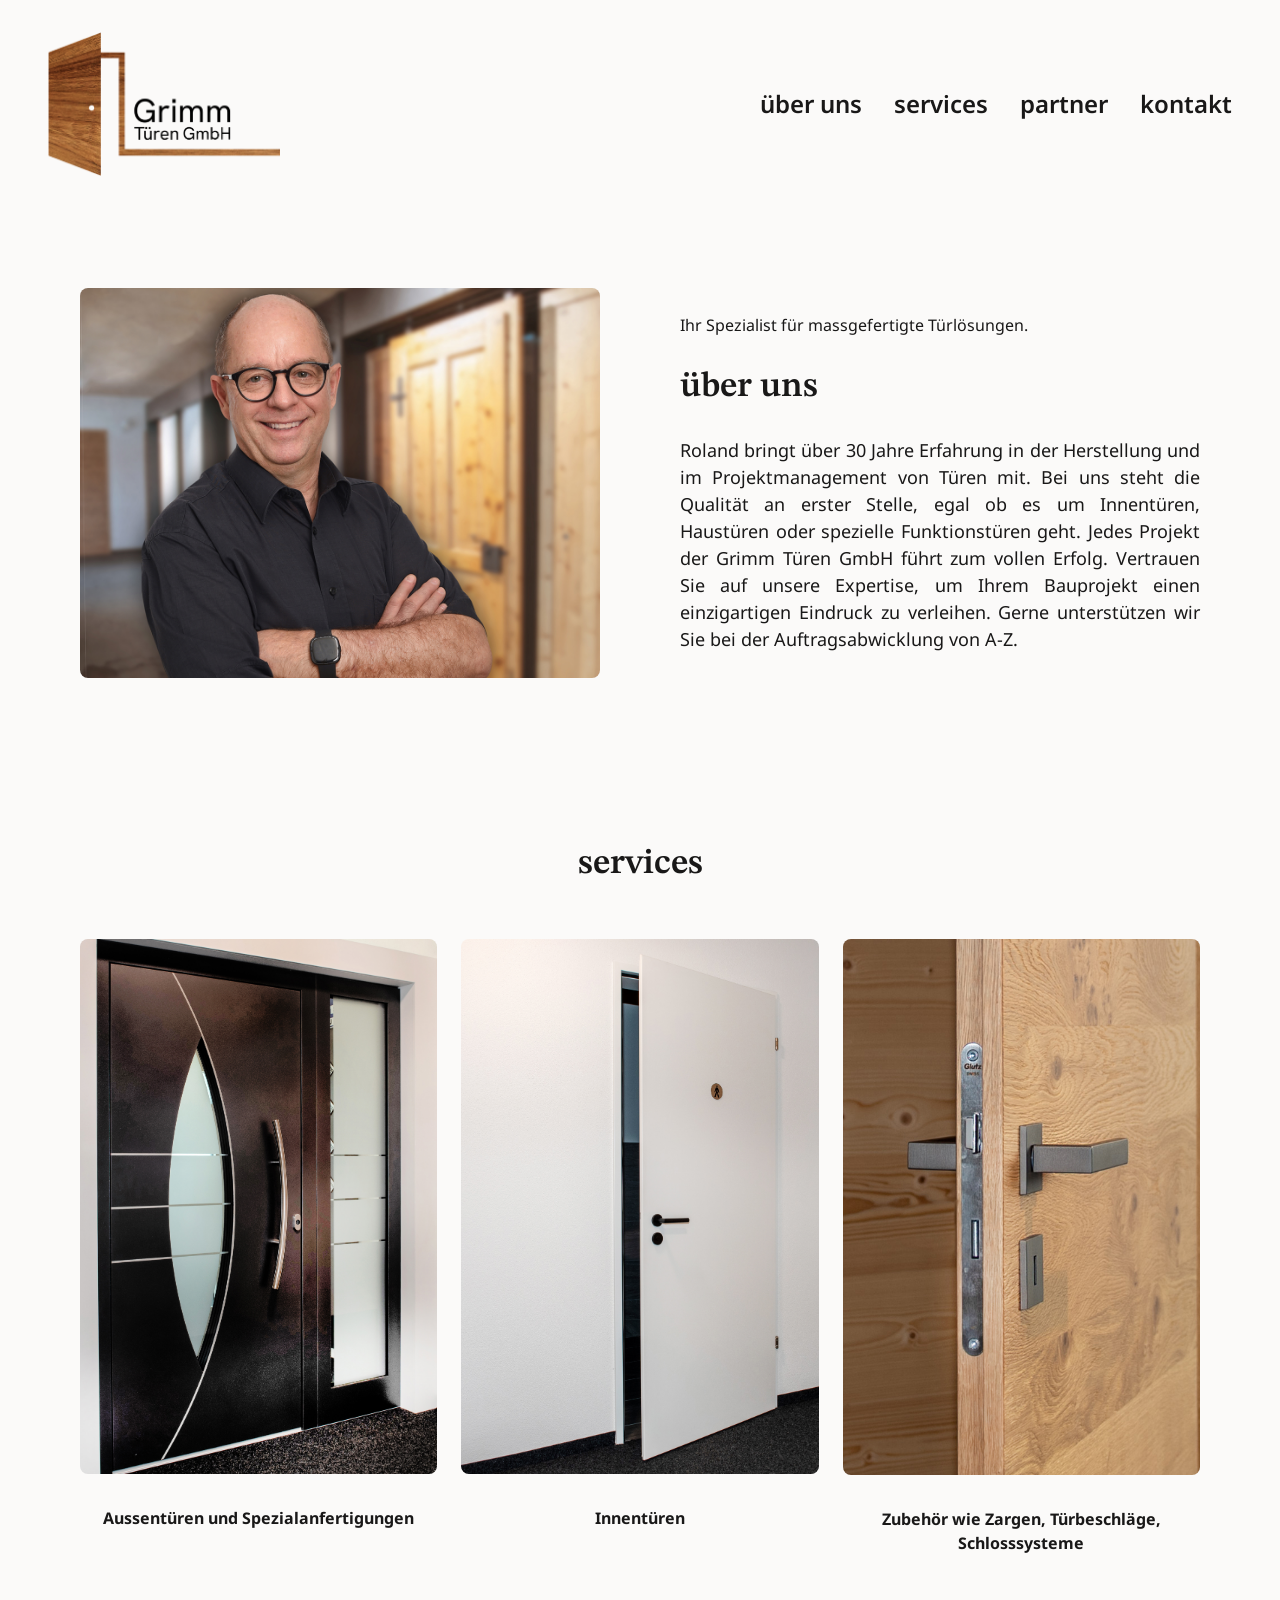
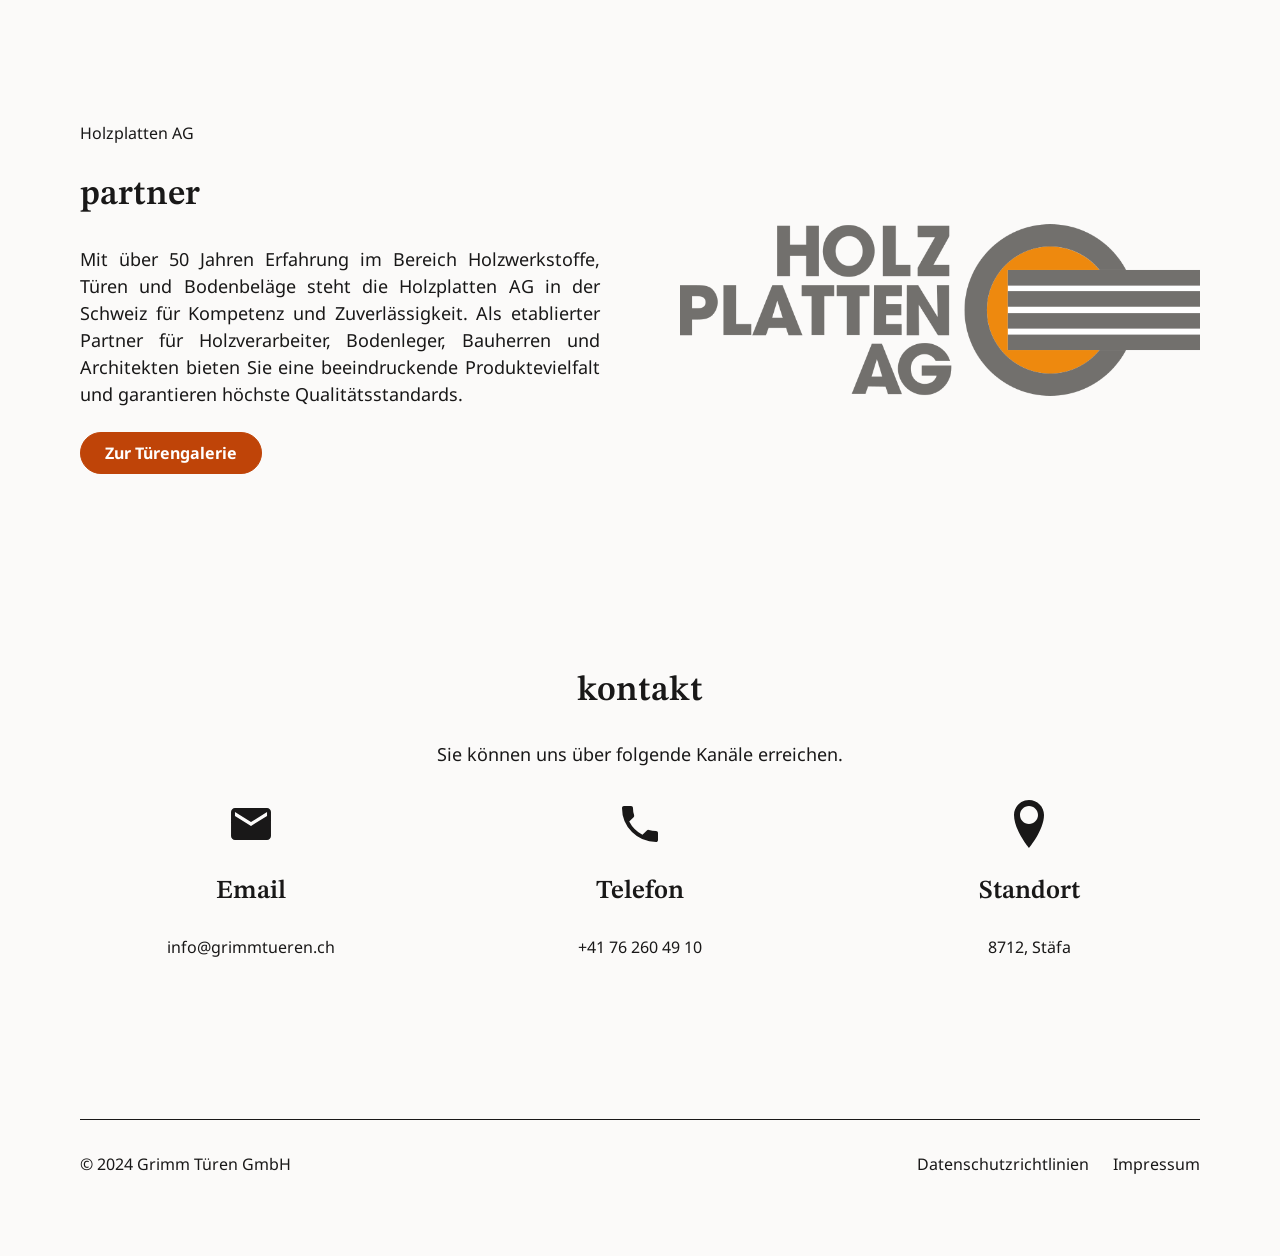
<file: index.html>
<!DOCTYPE html>
<html lang="de">

<head>
    <title>Grimm Türen GmbH</title>
    <meta property="og:title" content="Grimm Türen GmbH" />
    <meta name="viewport" content="width=device-width, initial-scale=1.0" />
    <meta name="description"
        content="Grimm Türen GmbH ist Ihr Spezialist für individuelle Türenlösungen am Zürichsee." />
    <meta charset="utf-8" />

    <style data-tag="reset-style-sheet">
        html {
            line-height: 1.15;
        }

        body {
            margin: 0;
        }

        * {
            box-sizing: border-box;
            border-width: 0;
            border-style: solid;
        }

        p,
        li,
        ul,
        pre,
        div,
        h1,
        h2,
        h3,
        h4,
        h5,
        h6,
        figure,
        blockquote,
        figcaption {
            margin: 0;
            padding: 0;
        }

        button {
            background-color: transparent;
        }

        button,
        input,
        optgroup,
        select,
        textarea {
            font-family: inherit;
            font-size: 100%;
            line-height: 1.15;
            margin: 0;
        }

        button,
        select {
            text-transform: none;
        }

        button,
        [type="button"],
        [type="reset"],
        [type="submit"] {
            -webkit-appearance: button;
        }

        button::-moz-focus-inner,
        [type="button"]::-moz-focus-inner,
        [type="reset"]::-moz-focus-inner,
        [type="submit"]::-moz-focus-inner {
            border-style: none;
            padding: 0;
        }

        button:-moz-focus,
        [type="button"]:-moz-focus,
        [type="reset"]:-moz-focus,
        [type="submit"]:-moz-focus {
            outline: 1px dotted ButtonText;
        }

        a {
            color: inherit;
            text-decoration: inherit;
        }

        input {
            padding: 2px 4px;
        }

        img {
            display: block;
        }

        html {
            scroll-behavior: smooth
        }
    </style>
    <style data-tag="default-style-sheet">
        html {
            font-family: Inter;
            font-size: 16px;
        }

        body {
            font-weight: 400;
            font-style: normal;
            text-decoration: none;
            text-transform: none;
            letter-spacing: normal;
            line-height: 1.15;
            color: var(--dl-color-theme-neutral-dark);
            background-color: var(--dl-color-theme-neutral-light);

            fill: var(--dl-color-theme-neutral-dark);
        }
    </style>

    <link rel="stylesheet"
        href="https://fonts.googleapis.com/css2?family=Inter:wght@100;200;300;400;500;600;700;800;900&amp;display=swap"
        data-tag="font" />
    <link rel="stylesheet"
        href="https://fonts.googleapis.com/css2?family=Noto+Sans:ital,wght@0,100;0,200;0,300;0,400;0,500;0,600;0,700;0,800;0,900;1,100;1,200;1,300;1,400;1,500;1,600;1,700;1,800;1,900&amp;display=swap"
        data-tag="font" />
    <link rel="stylesheet"
        href="https://fonts.googleapis.com/css2?family=STIX+Two+Text:ital,wght@0,400;0,500;0,600;0,700;1,400;1,500;1,600;1,700&amp;display=swap"
        data-tag="font" />
</head>

<body>
    <link rel="stylesheet" href="./style.css" />
    <div>
        <link href="./index.css" rel="stylesheet" />

        <div class="home-container">
            <header class="navigation-container thq-section-max-width">
                <header data-thq="thq-navbar" class="navigation-navbar-interactive">
                    <a href="index.html" class="navigation-navlink">
                        <img alt="Grimm Türen GmbH Logo" src="images/Logo-Grimm-Tueren.png" class="navigation-image1" />
                    </a>
                    <div data-thq="thq-navbar-nav" class="navigation-desktop-menu">
                        <nav class="navigation-links">
                            <a href="index.html#aboutUsID" class="navigation-link2 thq-link thq-body-small">
                                <span>über uns</span>
                            </a>
                            <a href="index.html#servicesID" class="navigation-link3 thq-link thq-body-small">
                                <span>services</span>
                            </a>
                            <a href="index.html#partnerID" class="navigation-link4 thq-link thq-body-small">
                                <span>partner</span>
                            </a>
                            <a href="index.html#contactID" class="navigation-link41 thq-link thq-body-small">
                                <span>kontakt</span>
                            </a>
                        </nav>
                    </div>
                    <div id="burger-menu" data-thq="thq-burger-menu" class="navigation-burger-menu">
                        <svg viewBox="0 0 1024 1024" class="navigation-icon">
                            <path
                                d="M128 554.667h768c23.552 0 42.667-19.115 42.667-42.667s-19.115-42.667-42.667-42.667h-768c-23.552 0-42.667 19.115-42.667 42.667s19.115 42.667 42.667 42.667zM128 298.667h768c23.552 0 42.667-19.115 42.667-42.667s-19.115-42.667-42.667-42.667h-768c-23.552 0-42.667 19.115-42.667 42.667s19.115 42.667 42.667 42.667zM128 810.667h768c23.552 0 42.667-19.115 42.667-42.667s-19.115-42.667-42.667-42.667h-768c-23.552 0-42.667 19.115-42.667 42.667s19.115 42.667 42.667 42.667z">
                            </path>
                        </svg>
                    </div>
                    <div id="mobile-menu" data-thq="thq-mobile-menu" class="navigation-mobile-menu">
                        <div class="navigation-nav">
                            <div class="navigation-top">
                                <img alt="Grimm Türen GmbH Logo" src="images/Logo-Grimm-Tueren.png"
                                    class="navigation-logo" />
                                <div id="close-menu" data-thq="thq-close-menu" class="navigation-close-menu">
                                    <svg viewBox="0 0 1024 1024" class="navigation-icon02">
                                        <path
                                            d="M810 274l-238 238 238 238-60 60-238-238-238 238-60-60 238-238-238-238 60-60 238 238 238-238z">
                                        </path>
                                    </svg>
                                </div>
                            </div>
                            <nav class="navigation-links1">
                                <a href="index.html#aboutUsID" class="navigation-link21 thq-link thq-body-small">
                                    <span>über uns</span>
                                </a>
                                <a href="index.html#servicesID" class="navigation-link31 thq-link thq-body-small">
                                    <span>services</span>
                                </a>
                                <a href="index.html#partnerID" class="navigation-link42 thq-link thq-body-small">
                                    <span>partner</span>
                                </a>
                                <a href="index.html#contactID" class="navigation-link43 thq-link thq-body-small">
                                    <span>kontakt</span>
                                    <br />
                                </a>
                            </nav>
                        </div>
                    </div>
                </header>
            </header>
            <div class="about-us-layout349 thq-section-padding">
                <div class="about-us-max-width thq-section-max-width">
                    <div class="about-us-image-container">
                        <img alt="Roland Grimm" src="./images/roland.jpg" class="thq-img-ratio-4-3" />
                    </div>
                    <div class="about-us-content">
                        <div class="about-us-section-title">
                            <span class="thq-body-small">
                                <span>Ihr Spezialist für massgefertigte Türlösungen.</span>
                            </span>
                            <div class="about-us-content1">
                                <h2 id="aboutUsID" class="thq-heading-2">
                                    <span>über uns</span>
                                </h2>
                                <p class="about-us-text2 thq-body-large">
                                    <span>
                                        Roland bringt über 30 Jahre Erfahrung in der Herstellung
                                        und im Projektmanagement von Türen mit. Bei uns steht die
                                        Qualität an erster Stelle, egal ob es um Innentüren,
                                        Haustüren oder spezielle Funktionstüren geht. Jedes
                                        Projekt der Grimm Türen GmbH führt zum vollen Erfolg.
                                        Vertrauen Sie auf unsere Expertise, um Ihrem Bauprojekt
                                        einen einzigartigen Eindruck zu verleihen. Gerne
                                        unterstützen wir Sie bei der Auftragsabwicklung von A-Z.
                                    </span>
                                </p>
                            </div>
                        </div>
                    </div>
                </div>
            </div>
            <div class="services-layout301 thq-section-padding">
                <div class="services-max-width thq-section-max-width">
                    <h2 id="servicesID" class="services-text thq-heading-2">
                        <span>services</span>
                    </h2>
                    <div class="services-row thq-grid-auto-300">
                        <div class="services-feature1">
                            <img alt="Aussentüren und Spezialanfertigungen" src="images/türe1.jpg" class="thq-img-ratio-4-6" />
                            <div class="services-content thq-flex-column">
                                <div class="services-section-title thq-flex-column">
                                    <span class="services-description1 thq-body-small">
                                        <span><strong>Aussentüren und Spezialanfertigungen</strong></span>
                                    </span>
                                </div>
                            </div>
                        </div>
                        <div class="services-feature2">
                            <img alt="Innentüren" src="images/türe2.jpg" class="thq-img-ratio-4-6" />
                            <div class="services-content1 thq-flex-column">
                                <div class="services-section-title1 thq-flex-column">
                                    <span class="services-description2 thq-body-small">
                                        <span><strong>Innentüren</strong></span>
                                    </span>
                                </div>
                            </div>
                        </div>
                        <div class="services-feature3">
                            <img alt="Zubehör" src="images/türe3.jpg" class="thq-img-ratio-4-6" />
                            <div class="services-content2 thq-flex-column">
                                <div class="services-section-title2 thq-flex-column">
                                    <span class="services-description3 thq-body-small">
                                        <span>
                                            <strong>Zubehör wie Zargen, Türbeschläge, Schlosssysteme</strong>
                                        </span>
                                    </span>
                                </div>
                            </div>
                        </div>
                    </div>
                </div>
            </div>
            <div class="partner-layout349 thq-section-padding">
                <div class="partner-max-width thq-section-max-width">
                    <div class="partner-content">
                        <div class="partner-section-title">
                            <span class="thq-body-small"><span>Holzplatten AG</span></span>
                            <div class="partner-content1">
                                <h2 id="partnerID" class="thq-heading-2">
                                    <span>partner</span>
                                </h2>
                                <p class="partner-text2 thq-body-large">
                                    <span>
                                        Mit über 50 Jahren Erfahrung im Bereich Holzwerkstoffe,
                                        Türen und Bodenbeläge steht die Holzplatten AG in der
                                        Schweiz für Kompetenz und Zuverlässigkeit. Als etablierter
                                        Partner für Holzverarbeiter, Bodenleger, Bauherren und
                                        Architekten bieten Sie eine beeindruckende
                                        Produktevielfalt und garantieren höchste
                                        Qualitätsstandards.
                                    </span>
                                <div>

                                    <a href="https://www.holzplatten.ch/showrooms/tuerengalerie" target="_blank">
                                        <button class="thq-button-filled">
                                            <span class="thq-body-small">
                                                <span>Zur Türengalerie</span>
                                            </span>
                                        </button>
                                    </a>
                                </div>
                                </p>
                            </div>
                        </div>
                    </div>
                    <div class="partner-image-container">
                        <a href="https://www.holzplatten.ch/showrooms/tuerengalerie" target="_blank"
                            rel="noreferrer noopener" class="partner-link">
                            <img alt="Holzplatten AG Logo" src="images/logo_holz.png" class="thq-img-ratio-4-3" />
                        </a>
                    </div>
                </div>
            </div>
            <div class="contact-contact20 thq-section-padding">
                <div class="contact-max-width thq-section-max-width">
                    <div class="contact-section-title">
                        <div class="contact-content">
                            <h2 id="contactID" class="thq-heading-2">
                                <span>kontakt</span>
                            </h2>
                            <p class="contact-text1 thq-body-large">
                                <span>Sie können uns über folgende Kanäle erreichen.</span>
                            </p>
                        </div>
                    </div>
                    <div class="contact-row">
                        <div class="contact-content1">
                            <svg viewBox="0 0 1024 1024" class="thq-icon-medium">
                                <path
                                    d="M854 342v-86l-342 214-342-214v86l342 212zM854 170q34 0 59 26t25 60v512q0 34-25 60t-59 26h-684q-34 0-59-26t-25-60v-512q0-34 25-60t59-26h684z">
                                </path>
                            </svg>
                            <div class="contact-contact-info">
                                <div class="contact-content2">
                                    <h3 class="contact-text2 thq-heading-3">Email</h3>
                                </div>
                                <a href="mailto:info@grimmtueren.ch">

                                    <span class="contact-email thq-body-small">
                                        <span>info@grimmtueren.ch</span>
                                    </span>
                                </a>

                            </div>
                        </div>
                        <div class="contact-content3">
                            <svg viewBox="0 0 1024 1024" class="thq-icon-medium">
                                <path
                                    d="M282 460q96 186 282 282l94-94q20-20 44-10 72 24 152 24 18 0 30 12t12 30v150q0 18-12 30t-30 12q-300 0-513-213t-213-513q0-18 12-30t30-12h150q18 0 30 12t12 30q0 80 24 152 8 26-10 44z">
                                </path>
                            </svg>
                            <div class="contact-contact-info1">
                                <div class="contact-content4">
                                    <h3 class="contact-text3 thq-heading-3">Telefon</h3>
                                </div>
                                <a href="tel:+41762604910">
                                    <span class="contact-phone thq-body-small">
                                        <span>+41 76 260 49 10</span>
                                    </span>
                                </a>
                            </div>
                        </div>
                        <div class="contact-content5">
                            <svg viewBox="0 0 1024 1024" class="thq-icon-medium">
                                <path
                                    d="M512 0c-176.732 0-320 143.268-320 320 0 320 320 704 320 704s320-384 320-704c0-176.732-143.27-320-320-320zM512 512c-106.040 0-192-85.96-192-192s85.96-192 192-192 192 85.96 192 192-85.96 192-192 192z">
                                </path>
                            </svg>
                            <div class="contact-contact-info2">
                                <div class="contact-content6">
                                    <h3 class="contact-text4 thq-heading-3">Standort</h3>
                                </div>
                                <a href="https://www.google.com/maps/place/St%C3%A4fa/" target="_blank">
                                    <span class="contact-address thq-body-small">
                                        <span>8712, Stäfa</span>
                                    </span>
                                </a>
                            </div>
                        </div>
                    </div>
                </div>
            </div>
            <footer class="footer-footer7 thq-section-padding">
                <div class="footer-max-width thq-section-max-width">
                    <div class="footer-credits">
                        <div class="thq-divider-horizontal"></div>
                        <div class="footer-row">
                            <div class="footer-container">
                                <span class="thq-body-small">
                                    <span>© 2024 Grimm Türen GmbH</span>
                                </span>
                            </div>
                            <div class="footer-footer-links">
                                <a href="privacy.html" class="footer-text1 thq-body-small">
                                    <span>Datenschutzrichtlinien</span>
                                </a>
                                <a href="impressum.html" class="footer-text2 thq-body-small">
                                    <span>Impressum</span>
                                </a>
                            </div>
                        </div>
                    </div>
                </div>
            </footer>
        </div>
    </div>
    <script>
        document.getElementById("burger-menu").addEventListener("click", function () {
            document.getElementById("mobile-menu").classList.add("open");
        });

        document.getElementById("close-menu").addEventListener("click", function () {
            document.getElementById("mobile-menu").classList.remove("open");
        });

        var navLinks = document.querySelectorAll("#mobile-menu .navigation-links1 a");
        navLinks.forEach(function (link) {
            link.addEventListener("click", function () {
                document.getElementById("mobile-menu").classList.remove("open");
            });
        });
    </script>
</body>

</html>
</file>
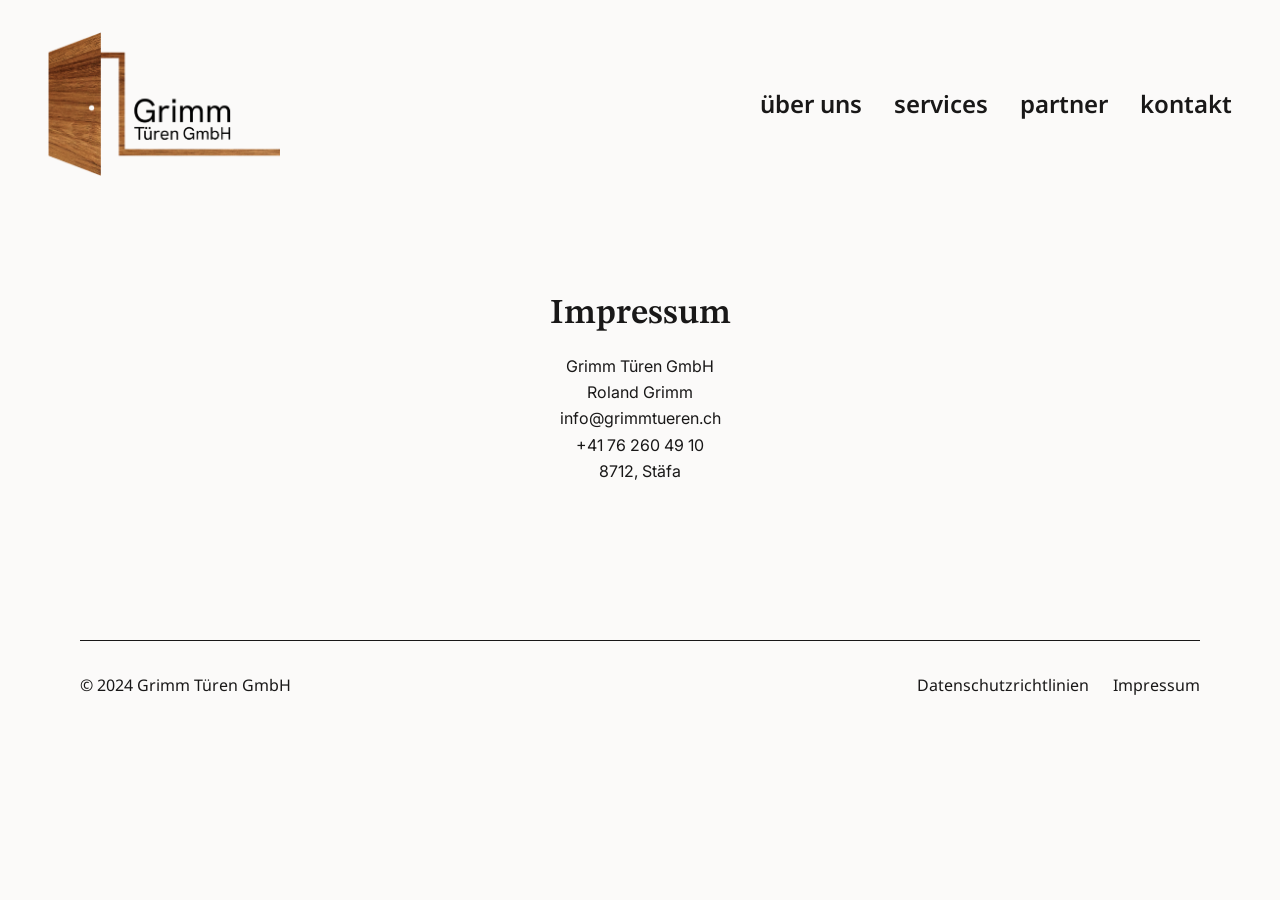
<file: impressum.html>
<!DOCTYPE html>
<html lang="de">

<head>
    <title>Impressum - Grimm Türen GmbH</title>
    <meta property="og:title" content="Impressum - Grimm Türen GmbH" />
    <meta name="viewport" content="width=device-width, initial-scale=1.0" />
    <meta charset="utf-8" />

    <style data-tag="reset-style-sheet">
        html {
            line-height: 1.15;
        }

        body {
            margin: 0;
        }

        * {
            box-sizing: border-box;
            border-width: 0;
            border-style: solid;
        }

        p,
        li,
        ul,
        pre,
        div,
        h1,
        h2,
        h3,
        h4,
        h5,
        h6,
        figure,
        blockquote,
        figcaption {
            margin: 0;
            padding: 0;
        }

        button {
            background-color: transparent;
        }

        button,
        input,
        optgroup,
        select,
        textarea {
            font-family: inherit;
            font-size: 100%;
            line-height: 1.15;
            margin: 0;
        }

        button,
        select {
            text-transform: none;
        }

        button,
        [type="button"],
        [type="reset"],
        [type="submit"] {
            -webkit-appearance: button;
        }

        button::-moz-focus-inner,
        [type="button"]::-moz-focus-inner,
        [type="reset"]::-moz-focus-inner,
        [type="submit"]::-moz-focus-inner {
            border-style: none;
            padding: 0;
        }

        button:-moz-focus,
        [type="button"]:-moz-focus,
        [type="reset"]:-moz-focus,
        [type="submit"]:-moz-focus {
            outline: 1px dotted ButtonText;
        }

        a {
            color: inherit;
            text-decoration: inherit;
        }

        input {
            padding: 2px 4px;
        }

        img {
            display: block;
        }

        html {
            scroll-behavior: smooth
        }
    </style>
    <style data-tag="default-style-sheet">
        html {
            font-family: Inter;
            font-size: 16px;
        }

        body {
            font-weight: 400;
            font-style: normal;
            text-decoration: none;
            text-transform: none;
            letter-spacing: normal;
            line-height: 1.15;
            color: var(--dl-color-theme-neutral-dark);
            background-color: var(--dl-color-theme-neutral-light);

            fill: var(--dl-color-theme-neutral-dark);
        }
    </style>

    <link rel="stylesheet"
        href="https://fonts.googleapis.com/css2?family=Inter:wght@100;200;300;400;500;600;700;800;900&amp;display=swap"
        data-tag="font" />
    <link rel="stylesheet"
        href="https://fonts.googleapis.com/css2?family=Noto+Sans:ital,wght@0,100;0,200;0,300;0,400;0,500;0,600;0,700;0,800;0,900;1,100;1,200;1,300;1,400;1,500;1,600;1,700;1,800;1,900&amp;display=swap"
        data-tag="font" />
    <link rel="stylesheet"
        href="https://fonts.googleapis.com/css2?family=STIX+Two+Text:ital,wght@0,400;0,500;0,600;0,700;1,400;1,500;1,600;1,700&amp;display=swap"
        data-tag="font" />
</head>

<body>
    <link rel="stylesheet" href="./style.css" />
    <div>
        <link href="./impressum.css" rel="stylesheet" />

        <div class="impressum-container">
            <header class="navigation-container thq-section-max-width">
                <header data-thq="thq-navbar" class="navigation-navbar-interactive">
                    <a href="index.html" class="navigation-navlink">
                        <img alt="Grimm Türen GmbH Logo" src="images/Logo-Grimm-Tueren.png" class="navigation-image1" />
                    </a>
                    <div data-thq="thq-navbar-nav" class="navigation-desktop-menu">
                        <nav class="navigation-links">
                            <a href="index.html#aboutUsID" class="navigation-link2 thq-link thq-body-small">
                                <span>über uns</span>
                            </a>
                            <a href="index.html#servicesID" class="navigation-link3 thq-link thq-body-small">
                                <span>services</span>
                            </a>
                            <a href="index.html#partnerID" class="navigation-link4 thq-link thq-body-small">
                                <span>partner</span>
                            </a>
                            <a href="index.html#contactID" class="navigation-link41 thq-link thq-body-small">
                                <span>kontakt</span>
                            </a>
                        </nav>
                    </div>
                    <div id="burger-menu" data-thq="thq-burger-menu" class="navigation-burger-menu">
                        <svg viewBox="0 0 1024 1024" class="navigation-icon">
                            <path
                                d="M128 554.667h768c23.552 0 42.667-19.115 42.667-42.667s-19.115-42.667-42.667-42.667h-768c-23.552 0-42.667 19.115-42.667 42.667s19.115 42.667 42.667 42.667zM128 298.667h768c23.552 0 42.667-19.115 42.667-42.667s-19.115-42.667-42.667-42.667h-768c-23.552 0-42.667 19.115-42.667 42.667s19.115 42.667 42.667 42.667zM128 810.667h768c23.552 0 42.667-19.115 42.667-42.667s-19.115-42.667-42.667-42.667h-768c-23.552 0-42.667 19.115-42.667 42.667s19.115 42.667 42.667 42.667z">
                            </path>
                        </svg>
                    </div>
                    <div id="mobile-menu" data-thq="thq-mobile-menu" class="navigation-mobile-menu">
                        <div class="navigation-nav">
                            <div class="navigation-top">
                                <img alt="Grimm Türen GmbH Logo" src="images/Logo-Grimm-Tueren.png"
                                    class="navigation-logo" />
                                <div id="close-menu" data-thq="thq-close-menu" class="navigation-close-menu">
                                    <svg viewBox="0 0 1024 1024" class="navigation-icon02">
                                        <path
                                            d="M810 274l-238 238 238 238-60 60-238-238-238 238-60-60 238-238-238-238 60-60 238 238 238-238z">
                                        </path>
                                    </svg>
                                </div>
                            </div>
                            <nav class="navigation-links1">
                                <a href="index.html#aboutUsID" class="navigation-link21 thq-link thq-body-small">
                                    <span>über uns</span>
                                </a>
                                <a href="index.html#servicesID" class="navigation-link31 thq-link thq-body-small">
                                    <span>services</span>
                                </a>
                                <a href="index.html#partnerID" class="navigation-link42 thq-link thq-body-small">
                                    <span>partner</span>
                                </a>
                                <a href="index.html#contactID" class="navigation-link43 thq-link thq-body-small">
                                    <span>kontakt</span>
                                    <br />
                                </a>
                            </nav>
                        </div>
                    </div>
                </header>
            </header>
            <div class="impressum1-container thq-section-padding">
                <div class="impressum1-max-width thq-section-max-width">    
                    <div class="impressum1-container1">
                        <h2 class="impressum1-title thq-heading-2">
                            <span>Impressum</span>
                        </h2>
                        <h3 class="impressum1-text thq-heading-3"></h3>
                        <span>Grimm Türen GmbH</span>
                        <span>Roland Grimm</span>
                        <a href="mailto:info@grimmtueren.ch">info@grimmtueren.ch</a>
                        <a href="tel:+41762604910">+41 76 260 49 10</a>
                        <a href="https://www.google.com/maps/place/St%C3%A4fa/" target="_blank">8712, Stäfa</a>
                    </div>
                </div>
            </div>
            <footer class="footer-footer7 thq-section-padding footer-root-class-name1">
                <div class="footer-max-width thq-section-max-width">
                    <div class="footer-credits">
                        <div class="thq-divider-horizontal"></div>
                        <div class="footer-row">
                            <div class="footer-container">
                                <span class="thq-body-small">
                                    <span>© 2024 Grimm Türen GmbH</span>
                                </span>
                            </div>
                            <div class="footer-footer-links">
                                <a href="privacy.html" class="footer-text1 thq-body-small">
                                    <span>Datenschutzrichtlinien</span>
                                </a>
                                <a href="impressum.html" class="footer-text2 thq-body-small">
                                    <span>Impressum</span>
                                </a>
                            </div>
                        </div>
                    </div>
                </div>
            </footer>
        </div>
    </div>
    <script>
        document.getElementById("burger-menu").addEventListener("click", function () {
            document.getElementById("mobile-menu").classList.add("open");
        });

        document.getElementById("close-menu").addEventListener("click", function () {
            document.getElementById("mobile-menu").classList.remove("open");
        });

        var navLinks = document.querySelectorAll("#mobile-menu .navigation-links1 a");
        navLinks.forEach(function (link) {
            link.addEventListener("click", function () {
                document.getElementById("mobile-menu").classList.remove("open");
            });
        });
    </script>
</body>

</html>
</file>
<file: style.css>
:root {
  --dl-size-size-large: 144px;
  --dl-size-size-small: 48px;
  --dl-size-size-medium: 96px;
  --dl-size-size-xlarge: 192px;
  --dl-size-size-xsmall: 16px;
  --dl-space-space-unit: 16px;
  --dl-size-size-xxlarge: 288px;
  --dl-size-size-maxwidth: 1400px;
  --dl-color-theme-accent1: #FFFFFF;
  --dl-color-theme-accent2: #F5D1B0;
  --dl-radius-radius-round: 50%;
  --dl-color-theme-primary1: #BF4408;
  --dl-color-theme-primary2: #E65103;
  --dl-space-space-halfunit: 8px;
  --dl-space-space-sixunits: 96px;
  --dl-space-space-twounits: 32px;
  --dl-radius-radius-radius2: 2px;
  --dl-radius-radius-radius4: 4px;
  --dl-radius-radius-radius8: 8px;
  --dl-space-space-fiveunits: 80px;
  --dl-space-space-fourunits: 64px;
  --dl-color-theme-secondary1: #FFFFFF;
  --dl-color-theme-secondary2: #FBF1EB;
  --dl-space-space-threeunits: 48px;
  --dl-color-theme-neutral-dark: #191818;
  --dl-radius-radius-cardradius: 8px;
  --dl-color-theme-neutral-light: #FBFAF9;
  --dl-radius-radius-imageradius: 8px;
  --dl-radius-radius-inputradius: 24px;
  --dl-radius-radius-buttonradius: 24px;
  --dl-space-space-oneandhalfunits: 24px;
}
.button {
  color: var(--dl-color-theme-neutral-dark);
  display: inline-block;
  padding: 0.5rem 1rem;
  border-color: var(--dl-color-theme-neutral-dark);
  border-width: 1px;
  border-radius: 4px;
  background-color: var(--dl-color-theme-neutral-light);
}
.input {
  color: var(--dl-color-theme-neutral-dark);
  cursor: auto;
  padding: 0.5rem 1rem;
  border-color: var(--dl-color-theme-neutral-dark);
  border-width: 1px;
  border-radius: 4px;
  background-color: var(--dl-color-theme-neutral-light);
}
.textarea {
  color: var(--dl-color-theme-neutral-dark);
  cursor: auto;
  padding: 0.5rem;
  border-color: var(--dl-color-theme-neutral-dark);
  border-width: 1px;
  border-radius: 4px;
  background-color: var(--dl-color-theme-neutral-light);
}
.list {
  width: 100%;
  margin: 1em 0px 1em 0px;
  display: block;
  padding: 0px 0px 0px 1.5rem;
  list-style-type: none;
  list-style-position: outside;
}
.list-item {
  display: list-item;
}
.teleport-show {
  display: flex !important;
  transform: none !important;
}
.thq-input {
  color: var(--dl-color-theme-neutral-dark);
  cursor: auto;
  outline: none;
  padding: 0.5rem 1rem;
  align-self: stretch;
  text-align: center;
  border-color: var(--dl-color-theme-neutral-dark);
  border-width: 1px;
  border-radius: var(--dl-radius-radius-inputradius);
  background-color: var(--dl-color-theme-neutral-light);
}
.thq-input:focus {
  outline: 1px solid var(--dl-color-theme-primary1);
}
.thq-button-filled {
  gap: var(--dl-space-space-halfunit);
  fill: var(--dl-color-theme-secondary1);
  color: var(--dl-color-theme-secondary1);
  cursor: pointer;
  display: flex;
  transition: 0.3s;
  align-items: center;
  font-weight: bold;
  padding-top: var(--dl-space-space-halfunit);
  white-space: nowrap;
  border-color: var(--dl-color-theme-primary1);
  border-width: 1px;
  padding-left: var(--dl-space-space-oneandhalfunits);
  border-radius: var(--dl-radius-radius-buttonradius);
  padding-right: var(--dl-space-space-oneandhalfunits);
  padding-bottom: var(--dl-space-space-halfunit);
  justify-content: center;
  background-color: var(--dl-color-theme-primary1);
}
.thq-button-filled:hover {
  fill: var(--dl-color-theme-secondary2);
  color: var(--dl-color-theme-secondary2);
  border-color: var(--dl-color-theme-primary2);
  background-color: var(--dl-color-theme-primary2);
}
.thq-button-outline {
  gap: var(--dl-space-space-halfunit);
  fill: var(--dl-color-theme-primary1);
  color: var(--dl-color-theme-primary1);
  border: 1px solid;
  cursor: pointer;
  display: flex;
  transition: 0.3s;
  align-items: center;
  font-weight: bold;
  padding-top: var(--dl-space-space-halfunit);
  white-space: nowrap;
  border-color: var(--dl-color-theme-primary1);
  padding-left: var(--dl-space-space-oneandhalfunits);
  border-radius: var(--dl-radius-radius-buttonradius);
  padding-right: var(--dl-space-space-oneandhalfunits);
  padding-bottom: var(--dl-space-space-halfunit);
  justify-content: center;
}
.thq-button-outline:hover {
  fill: var(--dl-color-theme-secondary2);
  color: var(--dl-color-theme-secondary2);
  border-color: var(--dl-color-theme-primary2);
  background-color: var(--dl-color-theme-primary2);
}
.thq-button-flat {
  gap: var(--dl-space-space-halfunit);
  fill: var(--dl-color-theme-primary1);
  color: var(--dl-color-theme-primary1);
  cursor: pointer;
  display: flex;
  transition: 0.3s;
  align-items: center;
  font-weight: bold;
  padding-top: var(--dl-space-space-halfunit);
  white-space: nowrap;
  border-color: transparent;
  border-width: 1px;
  padding-left: var(--dl-space-space-oneandhalfunits);
  border-radius: var(--dl-radius-radius-buttonradius);
  padding-right: var(--dl-space-space-oneandhalfunits);
  padding-bottom: var(--dl-space-space-halfunit);
  justify-content: center;
}
.thq-button-flat:hover {
  fill: var(--dl-color-theme-secondary1);
  color: var(--dl-color-theme-secondary1);
  border-color: var(--dl-color-theme-primary2);
  background-color: var(--dl-color-theme-primary2);
}
.thq-heading-1 {
  font-size: 48px;
  font-family: STIX Two Text;
  font-weight: 700;
  line-height: 1.5;
}
.thq-heading-2 {
  font-size: 35px;
  font-family: STIX Two Text;
  font-weight: 600;
  line-height: 1.5;
}
.thq-heading-3 {
  font-size: 26px;
  font-family: STIX Two Text;
  font-weight: 600;
  line-height: 1.5;
}
.thq-body-large {
  font-size: 18px;
  font-family: Noto Sans;
  line-height: 1.5;
}
.thq-body-small {
  font-size: 16px;
  font-family: Noto Sans;
  line-height: 1.5;
}
.thq-team-image-round {
  width: 80px;
  height: 80px;
  object-fit: cover;
  border-radius: 50%;
}
.thq-section-padding {
  width: 100%;
  display: flex;
  padding: var(--dl-space-space-fiveunits);
  position: relative;
  align-items: center;
  flex-direction: column;
}
.thq-section-max-width {
  width: 100%;
  max-width: var(--dl-size-size-maxwidth);
}
.thq-img-ratio-1-1 {
  width: 100%;
  object-fit: cover;
  aspect-ratio: 1/1;
  border-radius: var(--dl-radius-radius-imageradius);
}
.thq-img-ratio-16-9 {
  width: 100%;
  object-fit: cover;
  aspect-ratio: 16/9;
  border-radius: var(--dl-radius-radius-imageradius);
}
.thq-img-ratio-4-3 {
  width: 100%;
  object-fit: cover;
  aspect-ratio: 4/3;
  border-radius: var(--dl-radius-radius-imageradius);
}
.thq-img-ratio-4-6 {
  width: 100%;
  object-fit: cover;
  aspect-ratio: 4/6;
  border-radius: var(--dl-radius-radius-imageradius);
}
.thq-img-round {
  width: 100%;
  border-radius: var(--dl-radius-radius-round);
}
.thq-flex-column {
  gap: var(--dl-space-space-twounits);
  display: flex;
  overflow: hidden;
  position: relative;
  align-items: center;
  flex-direction: column;
}
.thq-flex-row {
  gap: var(--dl-space-space-twounits);
  display: flex;
  overflow: hidden;
  position: relative;
  align-items: center;
}
.thq-grid-6 {
  display: grid;
  grid-gap: var(--dl-space-space-twounits);
  grid-template-columns: 1fr 1fr 1fr 1fr 1fr 1fr;
}
.thq-grid-5 {
  display: grid;
  grid-gap: var(--dl-space-space-twounits);
  grid-template-columns: 1fr 1fr 1fr 1fr 1fr;
}
.thq-card {
  gap: var(--dl-space-space-oneandhalfunits);
  display: flex;
  padding: var(--dl-space-space-twounits);
  align-items: stretch;
  border-radius: var(--dl-radius-radius-cardradius);
  flex-direction: column;
}
.thq-box-shadow {
  box-shadow: 0px 0px 5px -2px var(--dl-color-theme-neutral-dark);
}
.thq-grid-3 {
  display: grid;
  grid-gap: var(--dl-space-space-twounits);
  grid-template-columns: 1fr 1fr 1fr;
}
.thq-grid-4 {
  display: grid;
  grid-gap: var(--dl-space-space-twounits);
  grid-template-columns: 1fr 1fr 1fr 1fr;
}
.thq-grid-2 {
  width: 100%;
  display: grid;
  grid-gap: var(--dl-space-space-twounits);
  grid-template-columns: 1fr 1fr;
}
.thq-checkbox {
  width: var(--dl-size-size-xsmall);
  height: var(--dl-size-size-xsmall);
}
.thq-select {
  cursor: pointer;
  appearance: none;
  padding-top: var(--dl-space-space-halfunit);
  padding-left: var(--dl-space-space-unit);
  border-radius: var(--dl-radius-radius-inputradius);
  padding-right: var(--dl-space-space-twounits);
  padding-bottom: var(--dl-space-space-halfunit);
  background-color: var(--dl-color-theme-neutral-light);
  background-image: url('data:image/svg+xml;charset=US-ASCII,%3Csvg width%3D%2220%22 height%3D%2220%22 xmlns%3D%22http%3A//www.w3.org/2000/svg%22 viewBox%3D%220 0 20 20%22 fill%3D%22%23000%22%3E%3Cpath d%3D%22M4.293 7.293a1 1 0 011.414 0L10 11.586l4.293-4.293a1 1 0 111.414 1.414l-5 5a1 1 0 01-1.414 0l-5-5a1 1 0 010-1.414z%22/%3E%3C/svg%3E');
  background-repeat: no-repeat;
  background-position: right 8px center;
}
.thq-divider-horizontal {
  width: 100%;
  height: 1px;
  background-color: var(--dl-color-theme-neutral-dark);
}
.thq-icon-small {
  width: 24px;
  height: 24px;
}
.thq-button-icon {
  fill: var(--dl-color-theme-secondary1);
  padding: 3px;
  transition: 0.3s;
  border-radius: var(--dl-radius-radius-round);
}
.thq-button-icon:hover {
  fill: var(--dl-color-theme-secondary2);
}
.thq-icon-medium {
  width: var(--dl-size-size-small);
  height: var(--dl-size-size-small);
}
.thq-icon-x-small {
  width: var(--dl-size-size-xsmall);
  height: var(--dl-size-size-xsmall);
}
.thq-link {
  cursor: pointer;
  display: inline-block;
  overflow: hidden;
  background: linear-gradient(to right, var(--dl-color-theme-primary1) 50%, var(--dl-color-theme-neutral-dark) 50%);
  transition: background-position 300ms ease;
  font-weight: 600;
  background-clip: text;
  background-size: 200% 100%;
  background-position: 100%;
  -webkit-text-fill-color: transparent;
}
.thq-link:hover {
  background-position: 0 100%;
}
.thq-grid-auto-300 {
  display: grid;
  grid-gap: var(--dl-space-space-oneandhalfunits);
  grid-template-columns: repeat(auto-fit, minmax(300px, 1fr));
}
.thq-animated-group-vertical-reverse {
  gap: var(--dl-space-space-unit);
  width: 100%;
  display: flex;
  animation: scroll-y 20s linear infinite;
  align-items: flex-start;
  flex-direction: column;
  justify-content: space-around;
  animation-direction: reverse;
}
.thq-animated-group-horizontal-reverse {
  gap: var(--dl-space-space-unit);
  display: flex;
  animation: scroll-x 20s linear infinite;
  min-width: 100%;
  align-items: center;
  flex-shrink: 0;
  justify-content: space-around;
  animation-direction: reverse;
}
.thq-animated-group-vertical {
  gap: var(--dl-space-space-unit);
  width: 100%;
  display: flex;
  animation: scroll-y 20s linear infinite;
  align-items: flex-start;
  flex-direction: column;
  justify-content: space-around;
}
.thq-animated-group-horizontal {
  gap: var(--dl-space-space-unit);
  display: flex;
  animation: scroll-x 20s linear infinite;
  min-width: 100%;
  align-items: center;
  flex-shrink: 0;
  justify-content: space-around;
}
.thq-animated-group-container-vertical {
  gap: var(--dl-space-space-unit);
  display: flex;
  overflow: hidden;
  flex-direction: column;
}
.thq-animated-group-container-horizontal {
  gap: var(--dl-space-space-unit);
  display: flex;
  overflow: hidden;
}
.thq-mask-image-vertical {
  mask-image: linear-gradient(to bottom, transparent, black 1%, black 99%, transparent);
}
.thq-mask-image-horizontal {
  mask-image: linear-gradient(to right, transparent, black 1%, black 99%, transparent);
}
.thq-img-scale {
  transition: 0.3s;
}
.thq-img-scale:hover {
  scale: 1.05;
}
.thq-animated-card-bg-1 {
  width: 100%;
  height: 100%;
  transition: transform 0.3s;
  border-radius: var(--dl-radius-radius-cardradius);
  background-color: var(--dl-color-theme-accent1);
}
.thq-animated-card-bg-2 {
  transition: transform 0.3s;
  border-radius: var(--dl-radius-radius-cardradius);
  background-color: var(--dl-color-theme-accent2);
}
.thq-button-animated {
  outline: none;
  z-index: 1;
  overflow: hidden;
  position: relative;
  border-width: 2px;
}
.thq-input::placeholder {
  text-align: center;
  vertical-align: middle;
}
.thq-animated-group-container-vertical:hover div {
  animation-play-state: paused;
}
.thq-animated-group-container-horizontal:hover div {
  animation-play-state: paused;
}
.thq-animated-card-bg-2:has([data-animated="true"]:hover) {
  transform: translate3d(0px, 0px, 0px) scale3d(1, 1, 1) rotateX(0deg) rotateY(0deg) rotateZ(3deg) skew(0deg, 0deg);
}
.thq-animated-card-bg-1:has([data-animated="true"]:hover) {
  transform: translate3d(0px, 0px, 0px) scale3d(1, 1, 1) rotateX(0deg) rotateY(0deg) rotateZ(-6deg) skew(0deg, 0deg);
}
.thq-button-animated:before {
  top: 0;
  left: -20%;
  color: var(--dl-color-theme-neutral-light);
  width: 200%;
  height: 101%;
  content: "";
  z-index: 1;
  position: absolute;
  transform: scaleX(0);
  transition: transform 0.5s;
  border-radius: var(--dl-radius-radius-buttonradius);
  background-color: var(--dl-color-theme-neutral-dark);
  transform-origin: 0 0;
  transition-timing-function: cubic-bezier(0.5, 1.6, 0.4, 0.7);
}
.thq-button-animated:hover::before {
  color: var(--dl-color-theme-neutral-light);
  z-index: -1;
  transform: scaleX(1);
}
.Content {
  font-size: 16px;
  font-family: Inter;
  font-weight: 400;
  line-height: 1.15;
  text-transform: none;
  text-decoration: none;
}
@media(max-width: 991px) {
  .thq-grid-4 {
    grid-template-columns: 1fr 1fr 1fr;
  }
}
@media(max-width: 767px) {
  .thq-section-padding {
    padding: var(--dl-space-space-threeunits);
  }
  .thq-flex-column {
    gap: var(--dl-space-space-oneandhalfunits);
  }
  .thq-flex-row {
    gap: var(--dl-space-space-oneandhalfunits);
  }
  .thq-grid-6 {
    grid-gap: var(--dl-space-space-oneandhalfunits);
    grid-template-columns: 1fr 1fr 1fr;
  }
  .thq-grid-5 {
    grid-gap: var(--dl-space-space-oneandhalfunits);
    grid-template-columns: 1fr 1fr 1fr;
  }
  .thq-card {
    padding: var(--dl-space-space-oneandhalfunits);
  }
  .thq-grid-3 {
    grid-gap: var(--dl-space-space-oneandhalfunits);
    grid-template-columns: 1fr 1fr;
  }
  .thq-grid-4 {
    grid-gap: var(--dl-space-space-oneandhalfunits);
    flex-direction: row;
    grid-template-columns: 1fr 1fr;
  }
  .thq-grid-2 {
    grid-gap: var(--dl-space-space-oneandhalfunits);
    grid-template-columns: 1fr;
  }
  .thq-img-scale {
    width: 100%;
  }
}
@media(max-width: 479px) {
  .thq-section-padding {
    padding: var(--dl-space-space-oneandhalfunits);
  }
  .thq-flex-column {
    gap: var(--dl-space-space-unit);
  }
  .thq-flex-row {
    gap: var(--dl-space-space-unit);
  }
  .thq-grid-6 {
    grid-gap: var(--dl-space-space-unit);
    grid-template-columns: 1fr 1fr;
  }
  .thq-grid-5 {
    grid-gap: var(--dl-space-space-unit);
    grid-template-columns: 1fr 1fr;
  }
  .thq-grid-3 {
    grid-gap: var(--dl-space-space-unit);
    align-items: center;
    grid-template-columns: 1fr;
  }
  .thq-grid-4 {
    grid-gap: var(--dl-space-space-unit);
    align-items: center;
    flex-direction: column;
    grid-template-columns: 1fr;
  }
  .thq-grid-2 {
    grid-gap: var(--dl-space-space-unit);
  }
  .thq-grid-auto-300 {
    grid-template-columns: 1fr;
  }
}
</file>
<file: index.css>
.navigation-container {
  width: 100%;
  display: flex;
  z-index: 100;
  position: relative;
  justify-content: center;
  background-color: var(--dl-color-theme-neutral-light);
}
.navigation-navbar-interactive {
  width: 100%;
  display: flex;
  z-index: 100;
  align-items: center;
  padding-top: var(--dl-space-space-twounits);
  padding-left: var(--dl-space-space-threeunits);
  padding-right: var(--dl-space-space-threeunits);
  padding-bottom: var(--dl-space-space-twounits);
  justify-content: space-between;
}
.navigation-navlink {
  display: contents;
}
.navigation-image1 {
  height: 9rem;
  text-decoration: none;
}
.navigation-desktop-menu {
  flex: 1;
  display: flex;
  justify-content: space-between;
}
.navigation-links {
  gap: var(--dl-space-space-twounits);
  flex: 1;
  display: flex;
  align-self: stretch;
  align-items: center;
  flex-direction: row;
  justify-content: flex-end;
}
.navigation-link2 {
  font-size: 24px;
  text-decoration: none;
}
.navigation-link3 {
  font-size: 24px;
  text-decoration: none;
}
.navigation-link4 {
  font-size: 24px;
  text-decoration: none;
}
.navigation-link41 {
  font-size: 24px;
  text-decoration: none;
}
.navigation-burger-menu {
  display: none;
}
.navigation-icon {
  width: var(--dl-size-size-xsmall);
  height: var(--dl-size-size-xsmall);
}
.navigation-mobile-menu {
  top: 0px;
  left: 0px;
  width: 100%;
  height: 100vh;
    transform: translateX(100%);
    opacity: 0;
    transition: transform 0.3s ease, opacity 0.3s ease;
  padding: var(--dl-space-space-twounits);
  z-index: 100;
  position: absolute;
  flex-direction: column;
  justify-content: space-between;
  background-color: var(--dl-color-theme-neutral-light);
}

.navigation-mobile-menu.open {
    transform: translateX(0);
    opacity: 1;
}
.navigation-nav {
  display: flex;
  align-items: stretch;
  flex-direction: column;
}
.navigation-top {
  width: 100%;
  display: flex;
  align-items: center;
  margin-bottom: var(--dl-space-space-threeunits);
  justify-content: space-between;
}
.navigation-logo {
  height: 9rem;
}
.navigation-close-menu {
  display: flex;
  align-items: center;
  justify-content: center;
}
.navigation-icon02 {
  width: var(--dl-size-size-xsmall);
  height: var(--dl-size-size-xsmall);
}
.navigation-links1 {
  gap: var(--dl-space-space-unit);
  width: 100%;
  display: flex;
  align-self: flex-start;
  flex-direction: column;
}
.navigation-link21 {
  text-decoration: none;
}
.navigation-link31 {
  text-decoration: none;
}
.navigation-link42 {
  text-decoration: none;
}
.navigation-link43 {
  text-decoration: none;
}
.navigation-icon-group {
  gap: var(--dl-space-space-twounits);
  display: flex;
}
.navigation-icon06 {
  height: var(--dl-size-size-xsmall);
}
.navigation-icon08 {
  height: var(--dl-size-size-xsmall);
}
.navigation-container1 {
  top: 0px;
  width: 100%;
  height: 100%;
  display: flex;
  position: fixed;
  align-items: flex-start;
  flex-direction: column;
}


@media(max-width: 767px) {
  .navigation-navbar-interactive {
    padding-left: var(--dl-space-space-twounits);
    padding-right: var(--dl-space-space-twounits);
  }
  .navigation-desktop-menu {
    display: none;
  }
  .navigation-burger-menu {
    display: flex;
    align-items: center;
    justify-content: center;
  }
  .navigation-link21 {
    font-size: 24px;
  }
  .navigation-link31 {
    font-size: 24px;
  }
  .navigation-link42 {
    font-size: 24px;
  }
  .navigation-link43 {
    font-size: 24px;
  }
}
@media(max-width: 479px) {
  .navigation-navbar-interactive {
    padding: var(--dl-space-space-unit);
  }
  .navigation-mobile-menu {
    padding: var(--dl-space-space-unit);
  }
}

.about-us-layout349 {
  display: flex;
  overflow: hidden;
  position: relative;
  align-items: center;
  flex-direction: column;
}
.about-us-max-width {
  gap: var(--dl-space-space-fiveunits);
  display: flex;
  align-items: center;
}
.about-us-image-container {
  flex: 1;
  display: flex;
  position: relative;
  align-items: center;
}
.about-us-content {
  gap: var(--dl-space-space-oneandhalfunits);
  flex: 1;
  display: flex;
  align-items: flex-start;
  flex-direction: column;
}
.about-us-section-title {
  gap: var(--dl-space-space-oneandhalfunits);
  display: flex;
  align-self: stretch;
  align-items: flex-start;
  flex-direction: column;
}
.about-us-content1 {
  gap: var(--dl-space-space-oneandhalfunits);
  display: flex;
  align-self: stretch;
  align-items: flex-start;
  flex-direction: column;
}
.about-us-text2 {
  text-align: justify;
}
@media(max-width: 991px) {
  .about-us-max-width {
    gap: var(--dl-space-space-twounits);
    flex-direction: column;
  }
}

.services-layout301 {
  gap: var(--dl-space-space-fiveunits);
  width: 100%;
  height: auto;
  display: flex;
  overflow: hidden;
  position: relative;
  align-items: center;
  flex-shrink: 0;
  flex-direction: column;
  justify-content: center;
}
.services-max-width {
  gap: var(--dl-space-space-threeunits);
  display: flex;
  align-items: center;
  flex-direction: column;
}
.services-text {
  text-align: center;
}
.services-row {
  width: 100%;
}
.services-feature1 {
  gap: var(--dl-space-space-twounits);
  flex: 1;
  width: auto;
  display: flex;
  overflow: hidden;
  max-width: 600px;
  align-items: flex-start;
  flex-shrink: 0;
  flex-direction: column;
}
.services-content {
  align-self: stretch;
  align-items: center;
}
.services-section-title {
  align-self: stretch;
  align-items: center;
}
.services-description1 {
  text-align: center;
}
.services-feature2 {
  gap: var(--dl-space-space-twounits);
  flex: 1;
  width: auto;
  display: flex;
  overflow: hidden;
  max-width: 600px;
  align-items: flex-start;
  flex-shrink: 0;
  flex-direction: column;
}
.services-content1 {
  align-self: stretch;
  align-items: center;
}
.services-section-title1 {
  align-self: stretch;
  align-items: center;
}
.services-description2 {
  text-align: center;
}
.services-feature3 {
  gap: var(--dl-space-space-twounits);
  flex: 1;
  width: auto;
  display: flex;
  overflow: hidden;
  max-width: 600px;
  align-items: flex-start;
  flex-shrink: 0;
  flex-direction: column;
}
.services-content2 {
  align-self: stretch;
  align-items: center;
}
.services-section-title2 {
  align-self: stretch;
  align-items: center;
}
.services-description3 {
  text-align: center;
}
@media(max-width: 991px) {
  .services-row {
    width: auto;
    align-items: center;
    flex-direction: column;
  }
  .services-feature1 {
    width: 100%;
  }
  .services-feature2 {
    width: 100%;
  }
  .services-feature3 {
    width: 100%;
  }
}
@media(max-width: 767px) {
  .services-text {
    text-align: center;
  }
}
@media(max-width: 479px) {
  .services-max-width {
    gap: var(--dl-space-space-oneandhalfunits);
  }
}

.partner-layout349 {
  display: flex;
  overflow: hidden;
  position: relative;
  align-items: center;
  flex-direction: column;
}
.partner-max-width {
  gap: var(--dl-space-space-fiveunits);
  display: flex;
  align-items: center;
}
.partner-content {
  gap: var(--dl-space-space-oneandhalfunits);
  flex: 1;
  display: flex;
  align-items: flex-start;
  flex-direction: column;
}
.partner-section-title {
  gap: var(--dl-space-space-oneandhalfunits);
  display: flex;
  align-self: stretch;
  align-items: flex-start;
  flex-direction: column;
}
.partner-content1 {
  gap: var(--dl-space-space-oneandhalfunits);
  display: flex;
  align-self: stretch;
  align-items: flex-start;
  flex-direction: column;
}
.partner-text2 {
  text-align: justify;
}
.partner-image-container {
  flex: 1;
  display: flex;
  position: relative;
  align-items: center;
}
.partner-link {
  display: contents;
}
.partner-placeholder-image {
  text-decoration: none;
}
@media(max-width: 991px) {
  .partner-max-width {
    gap: var(--dl-space-space-twounits);
    flex-direction: column-reverse;
  }
}

.contact-contact20 {
  display: flex;
  overflow: hidden;
  position: relative;
  align-items: center;
  flex-direction: column;
}
.contact-max-width {
  gap: var(--dl-space-space-twounits);
  display: flex;
  align-items: center;
  flex-direction: column;
}
.contact-section-title {
  gap: var(--dl-space-space-unit);
  width: auto;
  display: flex;
  max-width: 800px;
  align-items: center;
  flex-shrink: 0;
  flex-direction: column;
}
.contact-content {
  gap: var(--dl-space-space-oneandhalfunits);
  display: flex;
  align-self: stretch;
  align-items: center;
  flex-direction: column;
}
.contact-text1 {
  text-align: center;
}
.contact-row {
  gap: var(--dl-space-space-threeunits);
  display: flex;
  align-self: stretch;
  align-items: flex-start;
}
.contact-content1 {
  gap: var(--dl-space-space-oneandhalfunits);
  flex: 1;
  width: 100%;
  display: flex;
  align-items: center;
  flex-direction: column;
}
.contact-contact-info {
  gap: var(--dl-space-space-oneandhalfunits);
  display: flex;
  align-self: stretch;
  align-items: center;
  flex-direction: column;
}
.contact-content2 {
  gap: var(--dl-space-space-unit);
  display: flex;
  align-self: stretch;
  align-items: stretch;
  flex-direction: column;
}
.contact-text2 {
  align-self: stretch;
  text-align: center;
}
.contact-email {
  text-align: center;
}
.contact-content3 {
  gap: var(--dl-space-space-oneandhalfunits);
  flex: 1;
  width: 100%;
  display: flex;
  align-items: center;
  flex-direction: column;
}
.contact-contact-info1 {
  gap: var(--dl-space-space-oneandhalfunits);
  display: flex;
  align-self: stretch;
  align-items: center;
  flex-direction: column;
}
.contact-content4 {
  gap: var(--dl-space-space-unit);
  display: flex;
  align-self: stretch;
  align-items: stretch;
  flex-direction: column;
}
.contact-text3 {
  align-self: stretch;
  text-align: center;
}
.contact-phone {
  text-align: center;
}
.contact-content5 {
  gap: var(--dl-space-space-oneandhalfunits);
  flex: 1;
  width: 100%;
  display: flex;
  align-items: center;
  flex-direction: column;
}
.contact-contact-info2 {
  gap: var(--dl-space-space-oneandhalfunits);
  display: flex;
  align-self: stretch;
  align-items: center;
  flex-direction: column;
}
.contact-content6 {
  gap: var(--dl-space-space-unit);
  display: flex;
  align-self: stretch;
  align-items: stretch;
  flex-direction: column;
}
.contact-text4 {
  align-self: stretch;
  text-align: center;
}
.contact-address {
  text-align: center;
}
@media(max-width: 767px) {
  .contact-row {
    flex-direction: column;
  }
}
@media(max-width: 479px) {
  .contact-row {
    align-items: stretch;
  }
}

.footer-footer7 {
  width: 100%;
  height: auto;
  display: flex;
  overflow: hidden;
  position: relative;
  align-items: center;
  flex-shrink: 0;
  flex-direction: column;
  justify-content: center;
}
.footer-max-width {
  gap: var(--dl-space-space-threeunits);
  display: flex;
  align-items: center;
  flex-direction: column;
}
.footer-credits {
  gap: var(--dl-space-space-twounits);
  display: flex;
  align-self: stretch;
  align-items: center;
  flex-direction: column;
}
.footer-row {
  display: flex;
  align-self: stretch;
  align-items: flex-start;
  flex-shrink: 0;
  justify-content: space-between;
}
.footer-container {
  display: flex;
  align-items: flex-start;
}
.footer-footer-links {
  gap: 24px;
  display: flex;
  align-items: flex-start;
}
.footer-text1 {
  text-decoration: none;
}
.footer-text2 {
  text-decoration: none;
}


@media(max-width: 767px) {
  .footer-row {
    gap: var(--dl-space-space-oneandhalfunits);
    align-items: center;
    flex-direction: column;
    justify-content: center;
  }
}
@media(max-width: 479px) {
  .footer-max-width {
    gap: var(--dl-space-space-oneandhalfunits);
  }
  .footer-footer-links {
    align-items: center;
    flex-direction: column;
    justify-content: center;
  }
}

.home-container {
  width: 100%;
  display: flex;
  min-height: 100vh;
  align-items: center;
  flex-direction: column;
}
</file>
<file: impressum.css>
.navigation-container {
  width: 100%;
  display: flex;
  z-index: 100;
  position: relative;
  justify-content: center;
  background-color: var(--dl-color-theme-neutral-light);
}
.navigation-navbar-interactive {
  width: 100%;
  display: flex;
  z-index: 100;
  align-items: center;
  padding-top: var(--dl-space-space-twounits);
  padding-left: var(--dl-space-space-threeunits);
  padding-right: var(--dl-space-space-threeunits);
  padding-bottom: var(--dl-space-space-twounits);
  justify-content: space-between;
}
.navigation-navlink {
  display: contents;
}
.navigation-image1 {
  height: 9rem;
  text-decoration: none;
}
.navigation-desktop-menu {
  flex: 1;
  display: flex;
  justify-content: space-between;
}
.navigation-links {
  gap: var(--dl-space-space-twounits);
  flex: 1;
  display: flex;
  align-self: stretch;
  align-items: center;
  flex-direction: row;
  justify-content: flex-end;
}
.navigation-link2 {
  font-size: 24px;
  text-decoration: none;
}
.navigation-link3 {
  font-size: 24px;
  text-decoration: none;
}
.navigation-link4 {
  font-size: 24px;
  text-decoration: none;
}
.navigation-link41 {
  font-size: 24px;
  text-decoration: none;
}
.navigation-burger-menu {
  display: none;
}
.navigation-icon {
  width: var(--dl-size-size-xsmall);
  height: var(--dl-size-size-xsmall);
}
.navigation-mobile-menu {
  top: 0px;
  left: 0px;
  width: 100%;
  height: 100vh;
    transform: translateX(100%);
    opacity: 0;
    transition: transform 0.3s ease, opacity 0.3s ease;
  padding: var(--dl-space-space-twounits);
  z-index: 100;
  position: absolute;
  flex-direction: column;
  justify-content: space-between;
  background-color: var(--dl-color-theme-neutral-light);
}

.navigation-mobile-menu.open {
    transform: translateX(0);
    opacity: 1;
}
.navigation-nav {
  display: flex;
  align-items: stretch;
  flex-direction: column;
}
.navigation-top {
  width: 100%;
  display: flex;
  align-items: center;
  margin-bottom: var(--dl-space-space-threeunits);
  justify-content: space-between;
}
.navigation-logo {
  height: 9rem;
}
.navigation-close-menu {
  display: flex;
  align-items: center;
  justify-content: center;
}
.navigation-icon02 {
  width: var(--dl-size-size-xsmall);
  height: var(--dl-size-size-xsmall);
}
.navigation-links1 {
  gap: var(--dl-space-space-unit);
  width: 100%;
  display: flex;
  align-self: flex-start;
  flex-direction: column;
}
.navigation-link21 {
  text-decoration: none;
}
.navigation-link31 {
  text-decoration: none;
}
.navigation-link42 {
  text-decoration: none;
}
.navigation-link43 {
  text-decoration: none;
}
.navigation-icon-group {
  gap: var(--dl-space-space-twounits);
  display: flex;
}
.navigation-icon06 {
  height: var(--dl-size-size-xsmall);
}
.navigation-icon08 {
  height: var(--dl-size-size-xsmall);
}
.navigation-container1 {
  top: 0px;
  width: 100%;
  height: 100%;
  display: flex;
  position: fixed;
  align-items: flex-start;
  flex-direction: column;
}


@media(max-width: 767px) {
  .navigation-navbar-interactive {
    padding-left: var(--dl-space-space-twounits);
    padding-right: var(--dl-space-space-twounits);
  }
  .navigation-desktop-menu {
    display: none;
  }
  .navigation-burger-menu {
    display: flex;
    align-items: center;
    justify-content: center;
  }
  .navigation-link21 {
    font-size: 24px;
  }
  .navigation-link31 {
    font-size: 24px;
  }
  .navigation-link42 {
    font-size: 24px;
  }
  .navigation-link43 {
    font-size: 24px;
  }
}
@media(max-width: 479px) {
  .navigation-navbar-interactive {
    padding: var(--dl-space-space-unit);
  }
  .navigation-mobile-menu {
    padding: var(--dl-space-space-unit);
  }
}

.impressum1-container {
  gap: var(--dl-space-space-unit);
  display: flex;
  position: relative;
  align-items: center;
}
.impressum1-max-width {
  gap: var(--dl-space-space-oneandhalfunits);
  display: flex;
  align-items: center;
  flex-direction: column;
}
.impressum1-container1 {
  gap: var(--dl-space-space-halfunit);
  display: flex;
  align-items: center;
  flex-direction: column;
}
.impressum1-title {
  text-align: center;
}
.impressum1-text {
  text-align: center;
}

.footer-footer7 {
  width: 100%;
  height: auto;
  display: flex;
  overflow: hidden;
  position: relative;
  align-items: center;
  flex-shrink: 0;
  flex-direction: column;
  justify-content: center;
}
.footer-max-width {
  gap: var(--dl-space-space-threeunits);
  display: flex;
  align-items: center;
  flex-direction: column;
}
.footer-credits {
  gap: var(--dl-space-space-twounits);
  display: flex;
  align-self: stretch;
  align-items: center;
  flex-direction: column;
}
.footer-row {
  display: flex;
  align-self: stretch;
  align-items: flex-start;
  flex-shrink: 0;
  justify-content: space-between;
}
.footer-container {
  display: flex;
  align-items: flex-start;
}
.footer-footer-links {
  gap: 24px;
  display: flex;
  align-items: flex-start;
}
.footer-text1 {
  text-decoration: none;
}
.footer-text2 {
  text-decoration: none;
}


@media(max-width: 767px) {
  .footer-row {
    gap: var(--dl-space-space-oneandhalfunits);
    align-items: center;
    flex-direction: column;
    justify-content: center;
  }
}
@media(max-width: 479px) {
  .footer-max-width {
    gap: var(--dl-space-space-oneandhalfunits);
  }
  .footer-footer-links {
    align-items: center;
    flex-direction: column;
    justify-content: center;
  }
}

.impressum-container {
  width: 100%;
  display: flex;
  min-height: 100vh;
  align-items: center;
  flex-direction: column;
  justify-content: flex-start;
}
</file>
